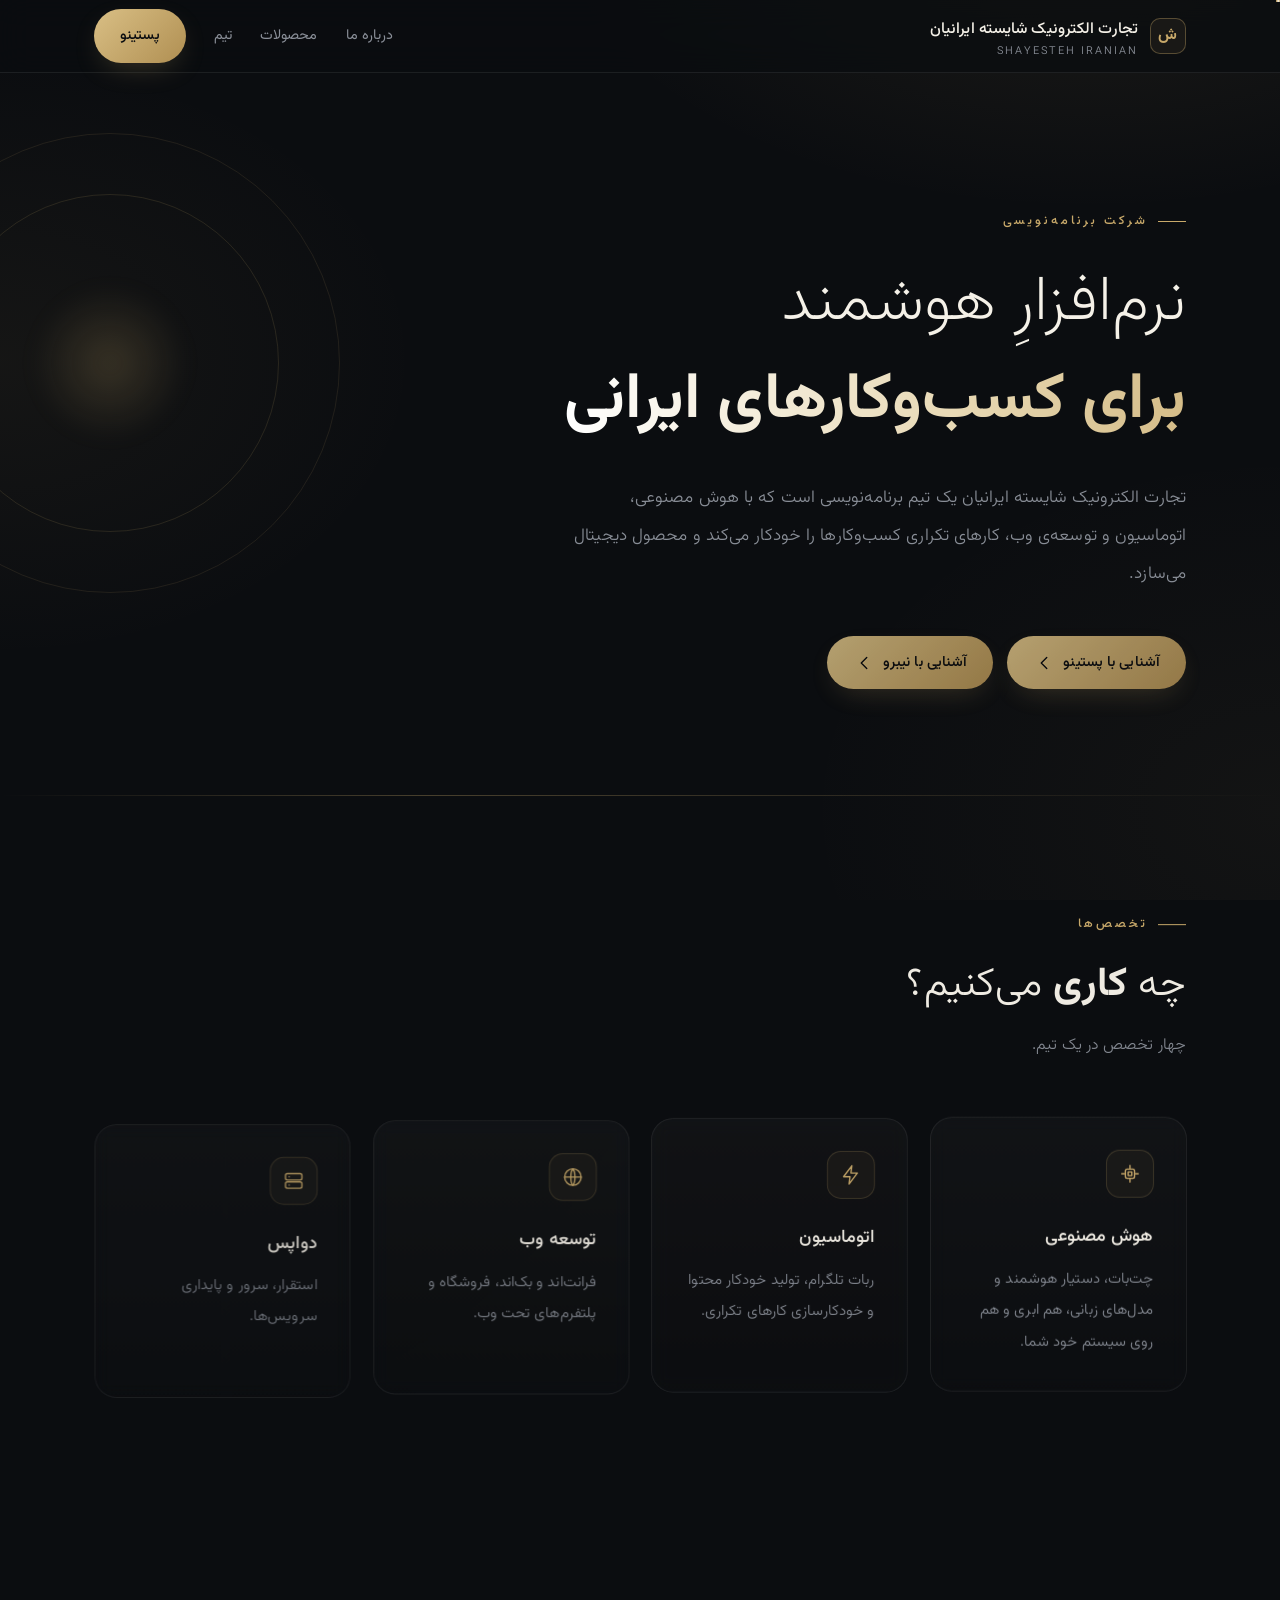
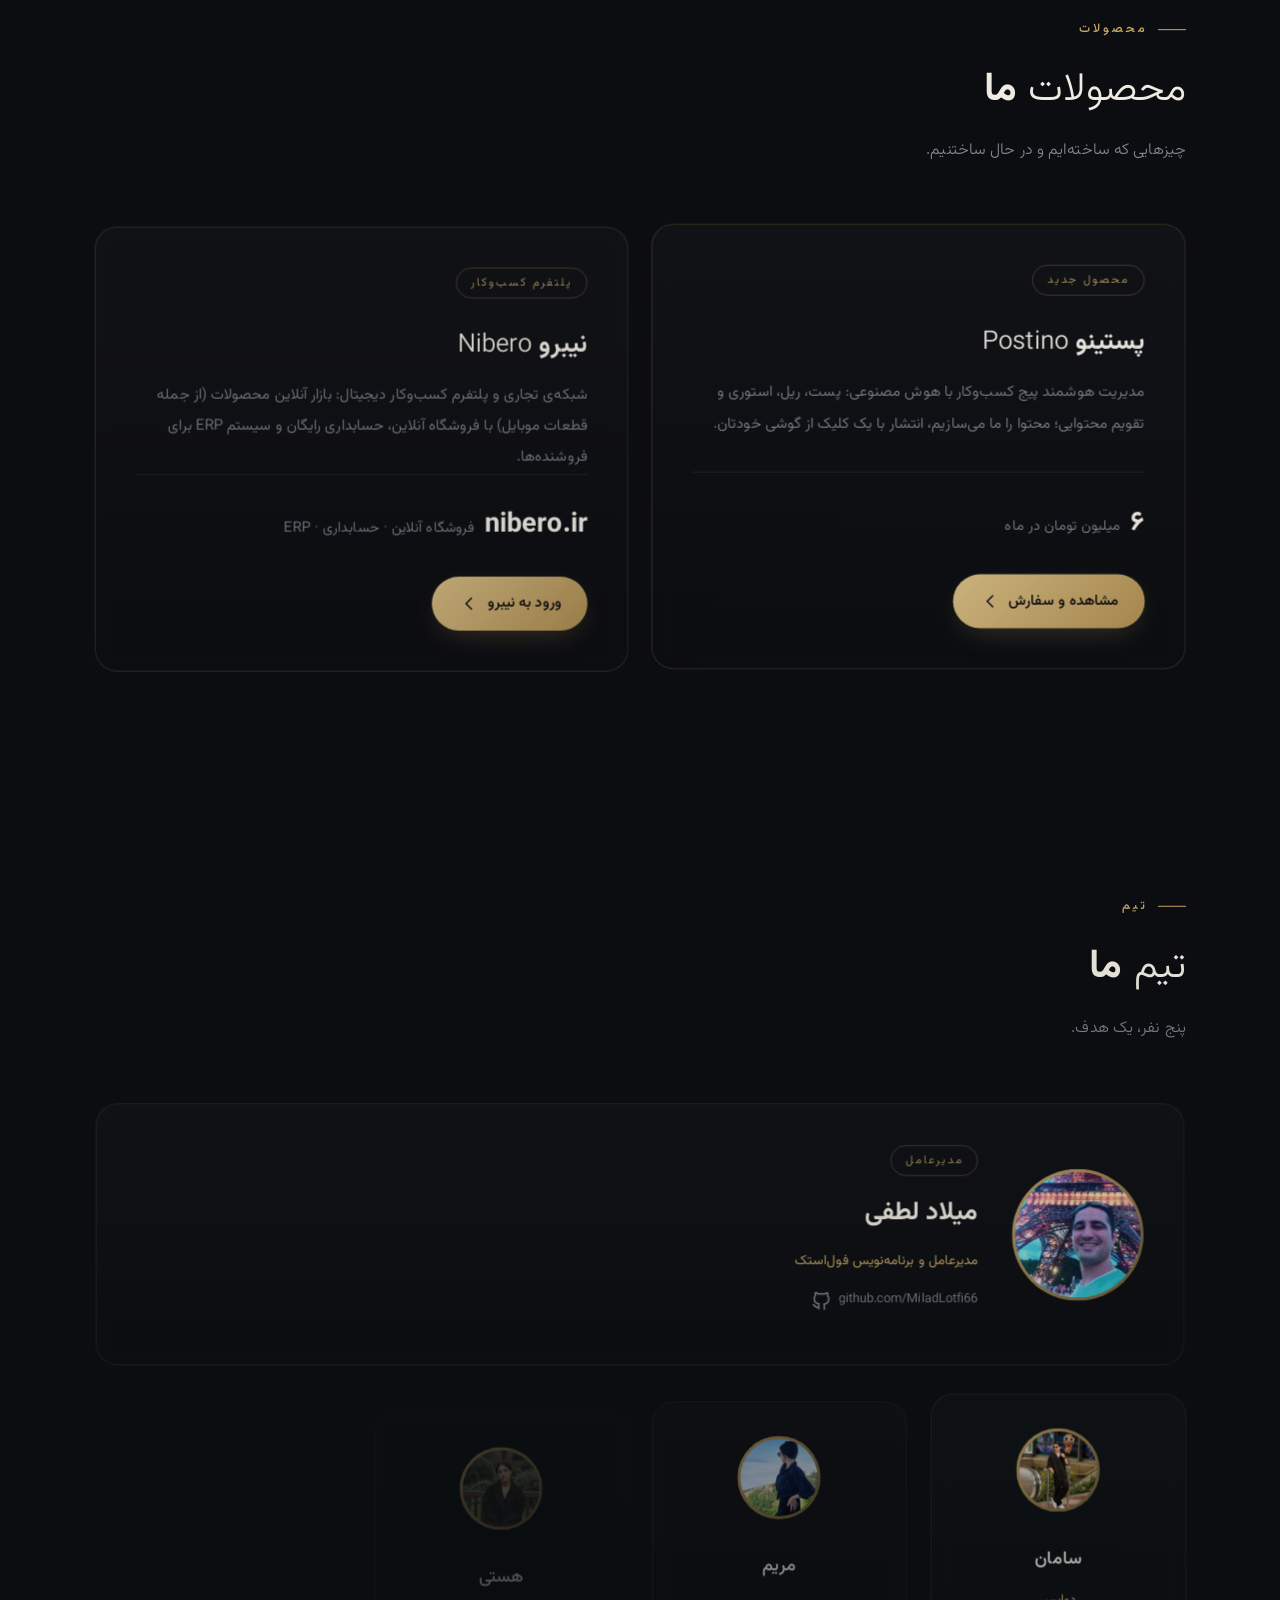
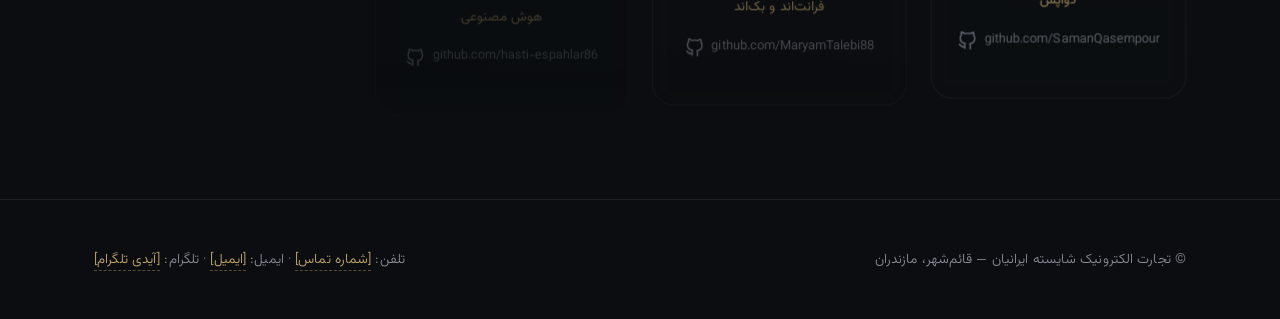
<file: index.html>
<!doctype html><html lang="fa" dir="rtl"><head><meta charset="utf-8"><meta name="viewport" content="width=device-width,initial-scale=1"><meta name="theme-color" content="#0E0B1F"><link rel="preload" href="/fonts/Vazirmatn-Light.ttf" as="font" crossorigin><link rel="stylesheet" href="/style.css"><title>تجارت الکترونیک شایسته ایرانیان | هوش مصنوعی، اتوماسیون و توسعه وب</title><meta name="description" content="شرکت برنامه‌نویسی تجارت الکترونیک شایسته ایرانیان؛ تیم هوش مصنوعی، اتوماسیون، توسعه وب و دواپس. سازنده‌ی پستینو و نیبرو."><meta property="og:title" content="تجارت الکترونیک شایسته ایرانیان | هوش مصنوعی، اتوماسیون و توسعه وب"><meta property="og:description" content="شرکت برنامه‌نویسی تجارت الکترونیک شایسته ایرانیان؛ تیم هوش مصنوعی، اتوماسیون، توسعه وب و دواپس. سازنده‌ی پستینو و نیبرو."><meta property="og:locale" content="fa_IR"><meta property="og:type" content="website"></head><body><header><div class="w"><a class="logo" href="/"><span class="mark">ش</span><span>تجارت الکترونیک شایسته ایرانیان<small>SHAYESTEH IRANIAN</small></span></a><nav><a href="/#about">درباره ما</a><a href="/#products">محصولات</a><a href="/#team">تیم</a><a class="btn" href="/postino/">پستینو</a></nav></div></header><div class="hero"><div class="orb"></div><div class="w rv"><span class="eyebrow">شرکت برنامه‌نویسی</span><h1>نرم‌افزارِ هوشمند<br><b>برای کسب‌وکارهای ایرانی</b></h1>
<p class="lead">تجارت الکترونیک شایسته ایرانیان یک تیم برنامه‌نویسی است که با هوش مصنوعی، اتوماسیون و توسعه‌ی وب، کارهای تکراری کسب‌وکارها را خودکار می‌کند و محصول دیجیتال می‌سازد.</p>
<div class="cta"><a class="btn" href="/postino/">آشنایی با پستینو <svg class="i" viewBox="0 0 24 24"><path d="M15 6l-6 6 6 6"/></svg></a><a class="btn" href="https://www.nibero.ir" target="_blank" rel="noopener">آشنایی با نیبرو <svg class="i" viewBox="0 0 24 24"><path d="M15 6l-6 6 6 6"/></svg></a></div></div></div>
<section id="about"><div class="w"><div class="head rv"><span class="eyebrow">تخصص‌ها</span><h2>چه <b>کاری</b> می‌کنیم؟</h2><p class="sub">چهار تخصص در یک تیم.</p></div><div class="g">
<div class="card rv"><div class="ic"><svg class="i" viewBox="0 0 24 24"><path d="M12 3v3M12 18v3M3 12h3M18 12h3"/><rect x="7" y="7" width="10" height="10" rx="2"/><path d="M10 10h4v4h-4z"/></svg></div><h3>هوش مصنوعی</h3><p>چت‌بات، دستیار هوشمند و مدل‌های زبانی، هم ابری و هم روی سیستم خود شما.</p></div>
<div class="card rv"><div class="ic"><svg class="i" viewBox="0 0 24 24"><path d="M13 2 4 14h7l-1 8 9-12h-7z"/></svg></div><h3>اتوماسیون</h3><p>ربات تلگرام، تولید خودکار محتوا و خودکارسازی کارهای تکراری.</p></div>
<div class="card rv"><div class="ic"><svg class="i" viewBox="0 0 24 24"><circle cx="12" cy="12" r="9"/><path d="M3 12h18M12 3c3 3 3 15 0 18M12 3c-3 3-3 15 0 18"/></svg></div><h3>توسعه وب</h3><p>فرانت‌اند و بک‌اند، فروشگاه و پلتفرم‌های تحت وب.</p></div>
<div class="card rv"><div class="ic"><svg class="i" viewBox="0 0 24 24"><rect x="3" y="4" width="18" height="7" rx="2"/><rect x="3" y="13" width="18" height="7" rx="2"/><path d="M7 7.5h.01M7 16.5h.01"/></svg></div><h3>دواپس</h3><p>استقرار، سرور و پایداری سرویس‌ها.</p></div></div></div></section>
<section id="products"><div class="w"><div class="head rv"><span class="eyebrow">محصولات</span><h2>محصولات <b>ما</b></h2><p class="sub">چیزهایی که ساخته‌ایم و در حال ساختنیم.</p></div><div class="g prods">
<div class="card feat rv"><span class="badge">محصول جدید</span><h3><b>پستینو</b> Postino</h3><p>مدیریت هوشمند پیج کسب‌وکار با هوش مصنوعی: پست، ریل، استوری و تقویم محتوایی؛ محتوا را ما می‌سازیم، انتشار با یک کلیک از گوشی خودتان.</p><div class="pr"><strong>۶</strong> میلیون تومان در ماه</div><a class="btn" href="/postino/">مشاهده و سفارش <svg class="i" viewBox="0 0 24 24"><path d="M15 6l-6 6 6 6"/></svg></a></div>
<div class="card feat rv"><span class="badge">پلتفرم کسب‌وکار</span><h3><b>نیبرو</b> Nibero</h3><p>شبکه‌ی تجاری و پلتفرم کسب‌وکار دیجیتال: بازار آنلاین محصولات (از جمله قطعات موبایل) با فروشگاه آنلاین، حسابداری رایگان و سیستم ERP برای فروشنده‌ها.</p><div class="pr"><strong>nibero.ir</strong> فروشگاه آنلاین · حسابداری · ERP</div><a class="btn" href="https://www.nibero.ir" target="_blank" rel="noopener">ورود به نیبرو <svg class="i" viewBox="0 0 24 24"><path d="M15 6l-6 6 6 6"/></svg></a></div>
</div></div></section>
<section id="team"><div class="w"><div class="head rv"><span class="eyebrow">تیم</span><h2>تیم <b>ما</b></h2><p class="sub">پنج نفر، یک هدف.</p></div>
<div class="card lead-m rv"><img src="/img/team/MiladLotfi66.png" alt="میلاد لطفی"><div><span class="badge" style="margin-bottom:12px;display:inline-block">مدیرعامل</span><h3><b>میلاد لطفی</b></h3><div class="role">مدیرعامل و برنامه‌نویس فول‌استک</div><a class="gh" href="https://github.com/MiladLotfi66" target="_blank" rel="noopener"><svg class="i" viewBox="0 0 24 24"><path d="M9 19c-4 1.5-4-2-6-2.5m12 5v-3.5c0-1 .1-1.4-.5-2 2.8-.3 5.5-1.4 5.5-6a4.6 4.6 0 0 0-1.3-3.2 4.2 4.2 0 0 0-.1-3.2s-1.1-.3-3.5 1.3a12 12 0 0 0-6.2 0C6.5 2.8 5.4 3.1 5.4 3.1a4.2 4.2 0 0 0-.1 3.2A4.6 4.6 0 0 0 4 9.5c0 4.6 2.7 5.7 5.5 6-.6.6-.6 1.2-.5 2V21"/></svg>github.com/MiladLotfi66</a></div></div>
<div class="g team"><div class="card mem rv"><img src="/img/team/SamanQasempour.png" alt="سامان"><h3>سامان</h3><div class="role">دواپس</div><a class="gh" href="https://github.com/SamanQasempour" target="_blank" rel="noopener"><svg class="i" viewBox="0 0 24 24"><path d="M9 19c-4 1.5-4-2-6-2.5m12 5v-3.5c0-1 .1-1.4-.5-2 2.8-.3 5.5-1.4 5.5-6a4.6 4.6 0 0 0-1.3-3.2 4.2 4.2 0 0 0-.1-3.2s-1.1-.3-3.5 1.3a12 12 0 0 0-6.2 0C6.5 2.8 5.4 3.1 5.4 3.1a4.2 4.2 0 0 0-.1 3.2A4.6 4.6 0 0 0 4 9.5c0 4.6 2.7 5.7 5.5 6-.6.6-.6 1.2-.5 2V21"/></svg>github.com/SamanQasempour</a></div><div class="card mem rv"><img src="/img/team/MaryamTalebi88.png" alt="مریم"><h3>مریم</h3><div class="role">فرانت‌اند و بک‌اند</div><a class="gh" href="https://github.com/MaryamTalebi88" target="_blank" rel="noopener"><svg class="i" viewBox="0 0 24 24"><path d="M9 19c-4 1.5-4-2-6-2.5m12 5v-3.5c0-1 .1-1.4-.5-2 2.8-.3 5.5-1.4 5.5-6a4.6 4.6 0 0 0-1.3-3.2 4.2 4.2 0 0 0-.1-3.2s-1.1-.3-3.5 1.3a12 12 0 0 0-6.2 0C6.5 2.8 5.4 3.1 5.4 3.1a4.2 4.2 0 0 0-.1 3.2A4.6 4.6 0 0 0 4 9.5c0 4.6 2.7 5.7 5.5 6-.6.6-.6 1.2-.5 2V21"/></svg>github.com/MaryamTalebi88</a></div><div class="card mem rv"><img src="/img/team/hasti-espahlar86.png" alt="هستی"><h3>هستی</h3><div class="role">هوش مصنوعی</div><a class="gh" href="https://github.com/hasti-espahlar86" target="_blank" rel="noopener"><svg class="i" viewBox="0 0 24 24"><path d="M9 19c-4 1.5-4-2-6-2.5m12 5v-3.5c0-1 .1-1.4-.5-2 2.8-.3 5.5-1.4 5.5-6a4.6 4.6 0 0 0-1.3-3.2 4.2 4.2 0 0 0-.1-3.2s-1.1-.3-3.5 1.3a12 12 0 0 0-6.2 0C6.5 2.8 5.4 3.1 5.4 3.1a4.2 4.2 0 0 0-.1 3.2A4.6 4.6 0 0 0 4 9.5c0 4.6 2.7 5.7 5.5 6-.6.6-.6 1.2-.5 2V21"/></svg>github.com/hasti-espahlar86</a></div><div class="card mem rv"><img src="/img/team/yasinfallahati.png" alt="یاسین"><h3>یاسین</h3><div class="role">اتوماسیون</div><a class="gh" href="https://github.com/yasinfallahati" target="_blank" rel="noopener"><svg class="i" viewBox="0 0 24 24"><path d="M9 19c-4 1.5-4-2-6-2.5m12 5v-3.5c0-1 .1-1.4-.5-2 2.8-.3 5.5-1.4 5.5-6a4.6 4.6 0 0 0-1.3-3.2 4.2 4.2 0 0 0-.1-3.2s-1.1-.3-3.5 1.3a12 12 0 0 0-6.2 0C6.5 2.8 5.4 3.1 5.4 3.1a4.2 4.2 0 0 0-.1 3.2A4.6 4.6 0 0 0 4 9.5c0 4.6 2.7 5.7 5.5 6-.6.6-.6 1.2-.5 2V21"/></svg>github.com/yasinfallahati</a></div></div></div></section><footer><div class="w"><span>© تجارت الکترونیک شایسته ایرانیان — قائم‌شهر، مازندران</span><span>تلفن: <span class="ph">[شماره تماس]</span> · ایمیل: <span class="ph">[ایمیل]</span> · تلگرام: <span class="ph">[آیدی تلگرام]</span></span></div></footer><script src="/js/vendor/gsap.min.js"></script><script src="/js/vendor/ScrollTrigger.min.js"></script><script src="/js/home.js"></script><script>const o=new IntersectionObserver(e=>e.forEach(x=>{if(x.isIntersecting){x.target.classList.add("in");o.unobserve(x.target)}}),{threshold:.12});document.querySelectorAll(".rv").forEach((el,i)=>{el.style.transitionDelay=(i%4)*90+"ms";o.observe(el)})</script></body></html>
</file>
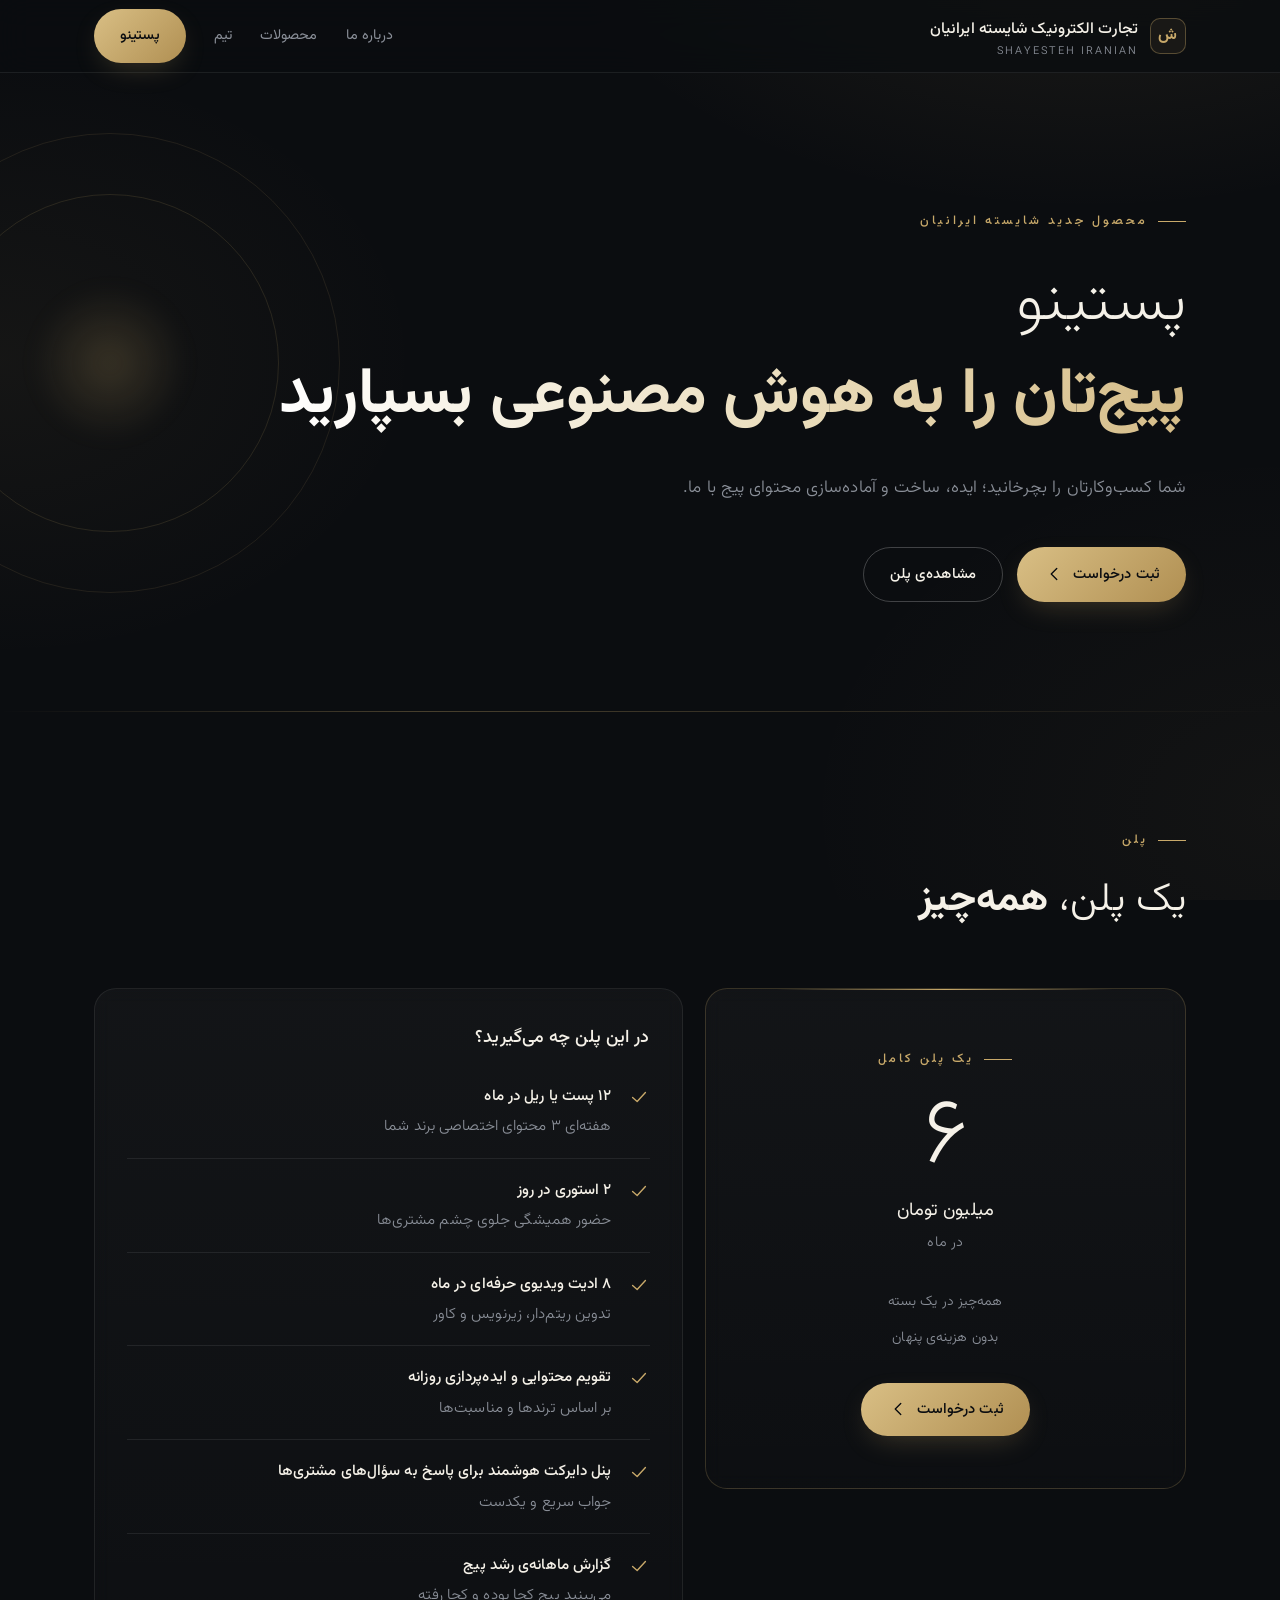
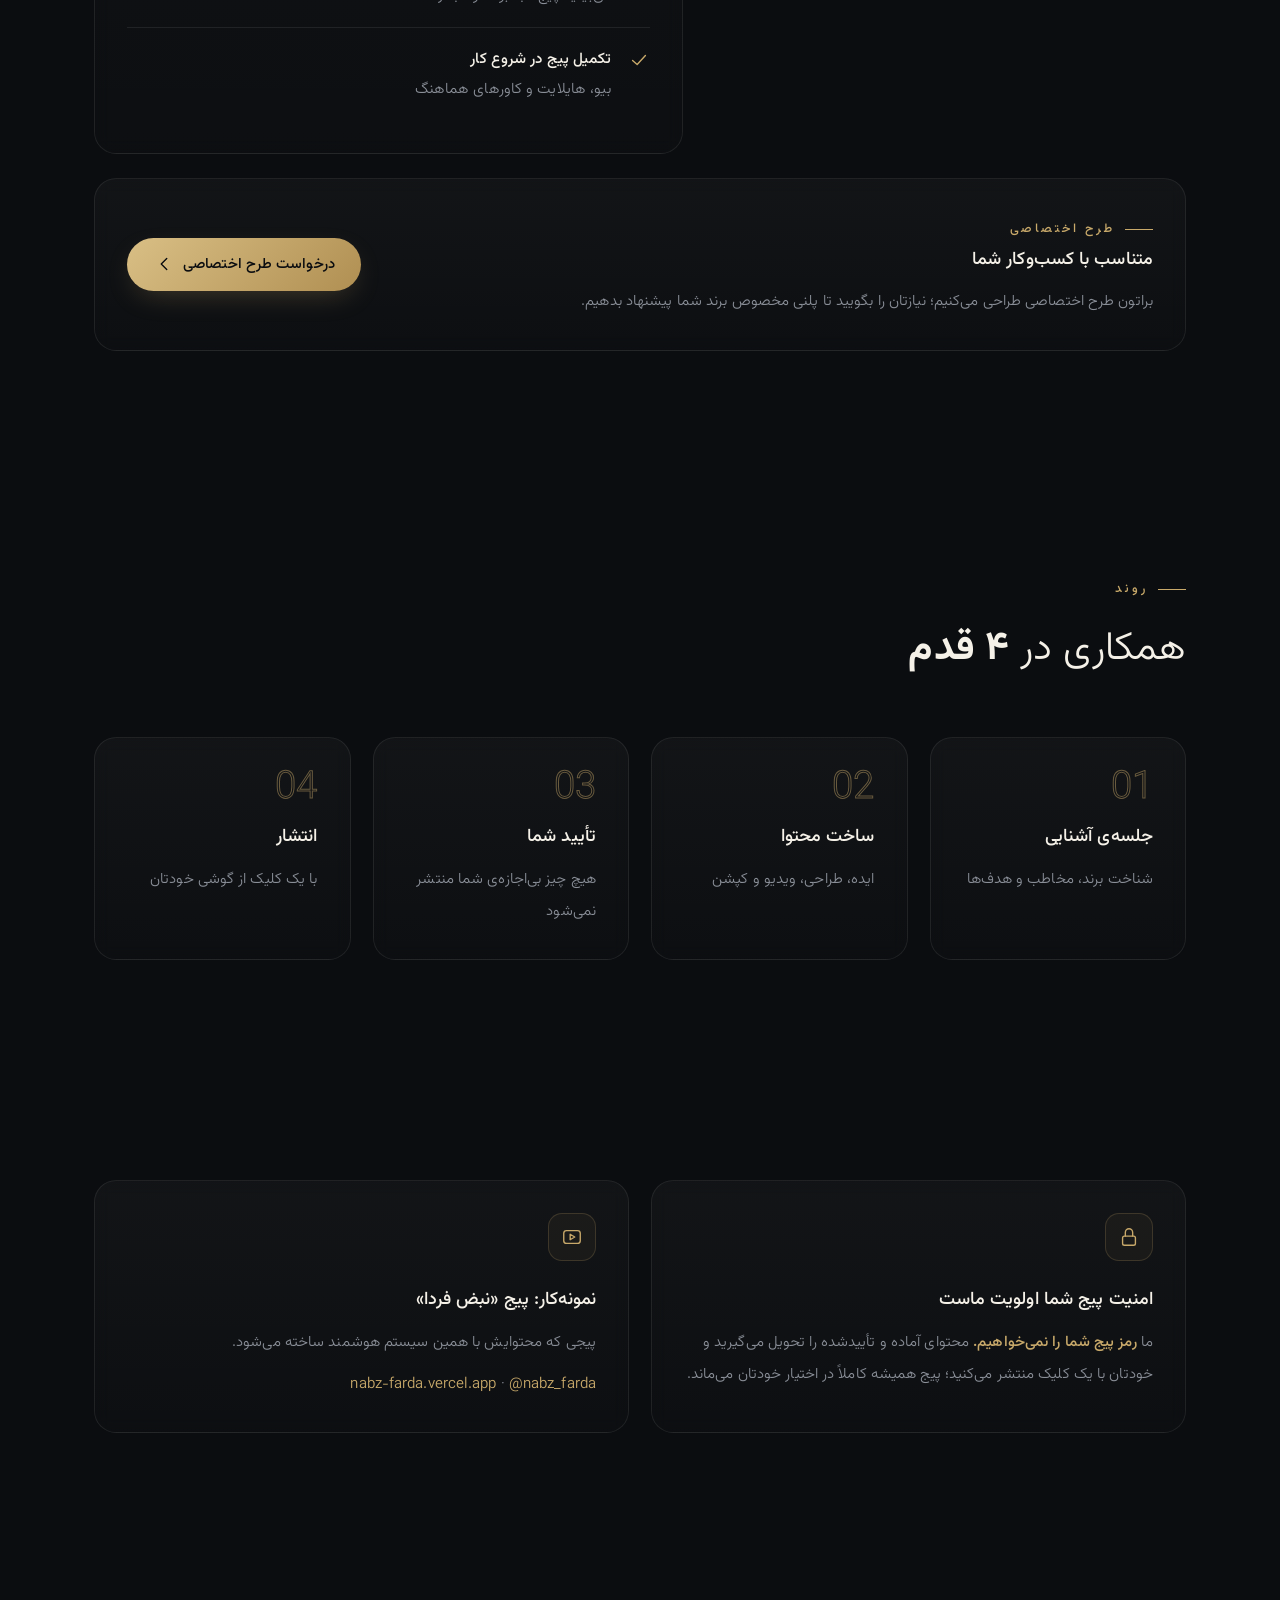
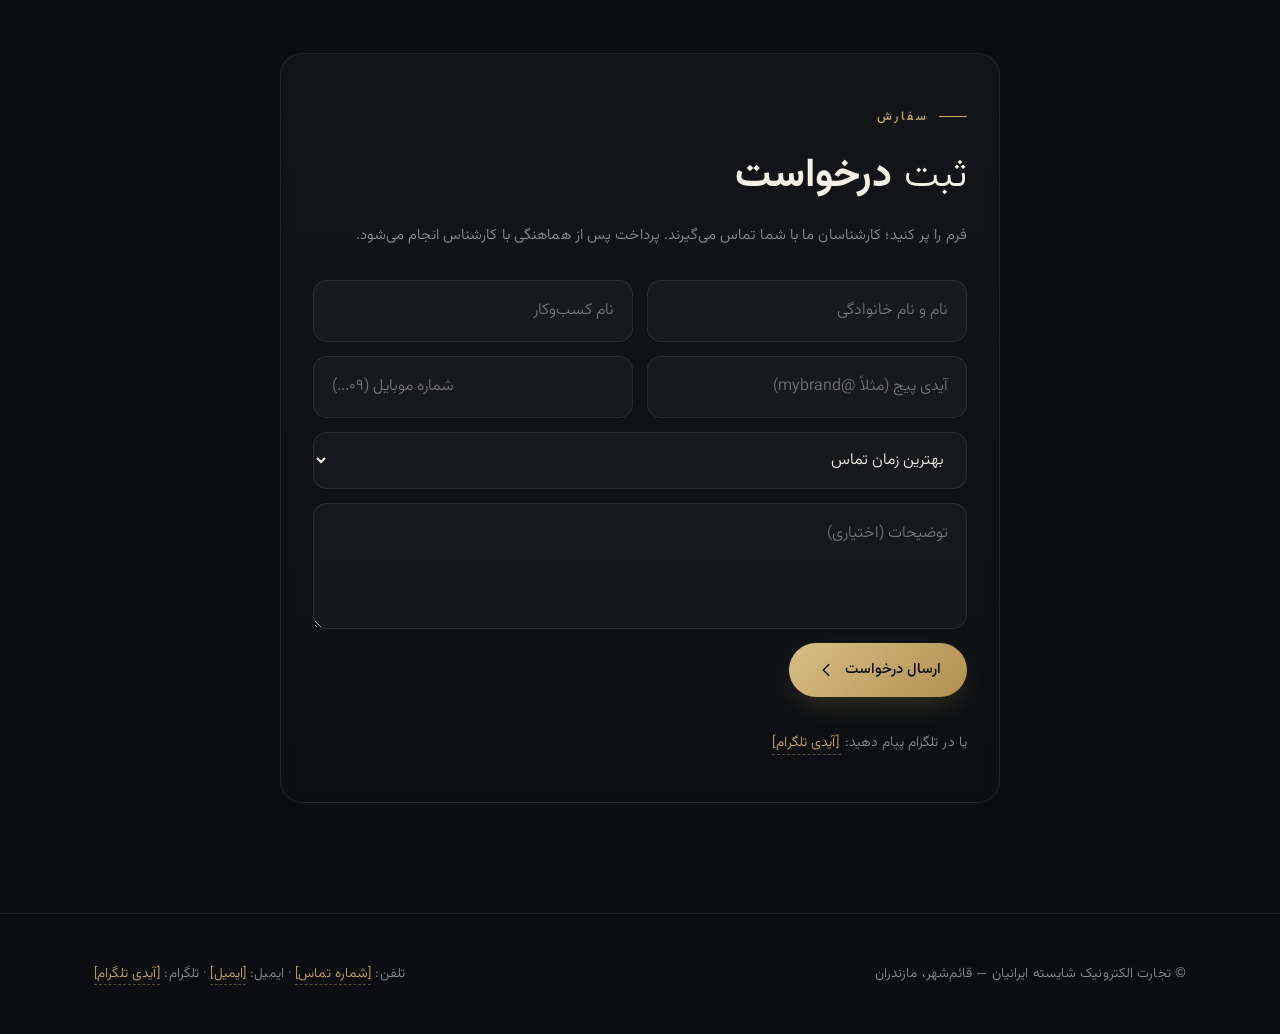
<file: postino/index.html>
<!doctype html><html lang="fa" dir="rtl"><head><meta charset="utf-8"><meta name="viewport" content="width=device-width,initial-scale=1"><meta name="theme-color" content="#0E0B1F"><link rel="preload" href="/fonts/Vazirmatn-Light.ttf" as="font" crossorigin><link rel="stylesheet" href="/style.css"><title>پستینو | مدیریت هوشمند پیج کسب‌وکار با هوش مصنوعی</title><meta name="description" content="پستینو: ۱۲ پست و ریل، ۲ استوری در روز، ۸ ادیت ویدیو و گزارش ماهانه؛ ماهی ۶ میلیون تومان. بدون نیاز به رمز پیج."><meta property="og:title" content="پستینو | مدیریت هوشمند پیج کسب‌وکار با هوش مصنوعی"><meta property="og:description" content="پستینو: ۱۲ پست و ریل، ۲ استوری در روز، ۸ ادیت ویدیو و گزارش ماهانه؛ ماهی ۶ میلیون تومان. بدون نیاز به رمز پیج."><meta property="og:locale" content="fa_IR"><meta property="og:type" content="website"></head><body><header><div class="w"><a class="logo" href="/"><span class="mark">ش</span><span>تجارت الکترونیک شایسته ایرانیان<small>SHAYESTEH IRANIAN</small></span></a><nav><a href="/#about">درباره ما</a><a href="/#products">محصولات</a><a href="/#team">تیم</a><a class="btn" href="/postino/">پستینو</a></nav></div></header><div class="hero"><div class="orb"></div><div class="w rv"><span class="eyebrow">محصول جدید شایسته ایرانیان</span><h1>پستینو<br><b>پیج‌تان را به هوش مصنوعی بسپارید</b></h1>
<p class="lead">شما کسب‌وکارتان را بچرخانید؛ ایده، ساخت و آماده‌سازی محتوای پیج با ما.</p><div class="cta"><a class="btn" href="#order">ثبت درخواست <svg class="i" viewBox="0 0 24 24"><path d="M15 6l-6 6 6 6"/></svg></a><a class="btn o" href="#plan">مشاهده‌ی پلن</a></div></div></div>
<section id="plan"><div class="w"><div class="head rv"><span class="eyebrow">پلن</span><h2>یک پلن، <b>همه‌چیز</b></h2></div><div class="two">
<div class="card price rv"><span class="eyebrow">یک پلن کامل</span><div class="num">۶</div><div class="u">میلیون تومان</div><div class="per">در ماه</div><ul><li>همه‌چیز در یک بسته</li><li>بدون هزینه‌ی پنهان</li></ul><a class="btn" href="#order">ثبت درخواست <svg class="i" viewBox="0 0 24 24"><path d="M15 6l-6 6 6 6"/></svg></a></div>
<div class="card rv"><h3>در این پلن چه می‌گیرید؟</h3><ul class="list"><li><svg class="i" viewBox="0 0 24 24"><path d="M5 12.5 10 17 19 7"/></svg><span><b>۱۲ پست یا ریل در ماه</b>هفته‌ای ۳ محتوای اختصاصی برند شما</span></li><li><svg class="i" viewBox="0 0 24 24"><path d="M5 12.5 10 17 19 7"/></svg><span><b>۲ استوری در روز</b>حضور همیشگی جلوی چشم مشتری‌ها</span></li><li><svg class="i" viewBox="0 0 24 24"><path d="M5 12.5 10 17 19 7"/></svg><span><b>۸ ادیت ویدیوی حرفه‌ای در ماه</b>تدوین ریتم‌دار، زیرنویس و کاور</span></li><li><svg class="i" viewBox="0 0 24 24"><path d="M5 12.5 10 17 19 7"/></svg><span><b>تقویم محتوایی و ایده‌پردازی روزانه</b>بر اساس ترندها و مناسبت‌ها</span></li><li><svg class="i" viewBox="0 0 24 24"><path d="M5 12.5 10 17 19 7"/></svg><span><b>پنل دایرکت هوشمند برای پاسخ به سؤال‌های مشتری‌ها</b>جواب سریع و یکدست</span></li><li><svg class="i" viewBox="0 0 24 24"><path d="M5 12.5 10 17 19 7"/></svg><span><b>گزارش ماهانه‌ی رشد پیج</b>می‌بینید پیج کجا بوده و کجا رفته</span></li><li><svg class="i" viewBox="0 0 24 24"><path d="M5 12.5 10 17 19 7"/></svg><span><b>تکمیل پیج در شروع کار</b>بیو، هایلایت و کاورهای هماهنگ</span></li></ul></div></div><div class="card rv" style="margin-top:24px;display:flex;flex-wrap:wrap;align-items:center;justify-content:space-between;gap:20px"><div><span class="eyebrow">طرح اختصاصی</span><h3>متناسب با کسب‌وکار شما</h3><p>براتون طرح اختصاصی طراحی می‌کنیم؛ نیازتان را بگویید تا پلنی مخصوص برند شما پیشنهاد بدهیم.</p></div><a class="btn" href="#order">درخواست طرح اختصاصی <svg class="i" viewBox="0 0 24 24"><path d="M15 6l-6 6 6 6"/></svg></a></div></div></section>
<section><div class="w"><div class="head rv"><span class="eyebrow">روند</span><h2>همکاری در <b>۴ قدم</b></h2></div><div class="g steps">
<div class="card rv"><h3>جلسه‌ی آشنایی</h3><p>شناخت برند، مخاطب و هدف‌ها</p></div><div class="card rv"><h3>ساخت محتوا</h3><p>ایده، طراحی، ویدیو و کپشن</p></div><div class="card rv"><h3>تأیید شما</h3><p>هیچ چیز بی‌اجازه‌ی شما منتشر نمی‌شود</p></div><div class="card rv"><h3>انتشار</h3><p>با یک کلیک از گوشی خودتان</p></div></div></div></section>
<section><div class="w g">
<div class="card rv"><div class="ic"><svg class="i" viewBox="0 0 24 24"><rect x="5" y="11" width="14" height="10" rx="2"/><path d="M8 11V7a4 4 0 0 1 8 0v4"/></svg></div><h3>امنیت پیج شما اولویت ماست</h3><p>ما <b style="color:var(--c);font-weight:500">رمز پیج شما را نمی‌خواهیم.</b> محتوای آماده و تأییدشده را تحویل می‌گیرید و خودتان با یک کلیک منتشر می‌کنید؛ پیج همیشه کاملاً در اختیار خودتان می‌ماند.</p></div>
<div class="card rv"><div class="ic"><svg class="i" viewBox="0 0 24 24"><rect x="3" y="5" width="18" height="14" rx="3"/><path d="m10 9 5 3-5 3z"/></svg></div><h3>نمونه‌کار: پیج «نبض فردا»</h3><p>پیجی که محتوایش با همین سیستم هوشمند ساخته می‌شود.</p><p style="margin-top:10px"><a href="https://www.instagram.com/nabz_farda/" dir="ltr">@nabz_farda</a> · <a href="https://nabz-farda.vercel.app">nabz-farda.vercel.app</a></p></div></div></section>
<section id="order"><div class="w"><div class="card rv" style="max-width:720px;margin:auto;padding:44px 32px"><span class="eyebrow">سفارش</span><h2>ثبت <b>درخواست</b></h2><p class="sub" style="margin-bottom:28px">فرم را پر کنید؛ کارشناسان ما با شما تماس می‌گیرند. پرداخت پس از هماهنگی با کارشناس انجام می‌شود.</p>
<form id="f"><div class="fr"><input name="name" placeholder="نام و نام خانوادگی" required><input name="biz" placeholder="نام کسب‌وکار" required></div><div class="fr"><input name="page" placeholder="آیدی پیج (مثلاً @mybrand)" required><input name="phone" type="tel" inputmode="tel" placeholder="شماره موبایل (۰۹...)" required></div><select name="time"><option value="">بهترین زمان تماس</option><option>صبح</option><option>ظهر</option><option>عصر</option></select><input name="website" tabindex="-1" autocomplete="off" style="display:none" aria-hidden="true"><textarea name="note" rows="3" placeholder="توضیحات (اختیاری)"></textarea><button class="btn" style="justify-self:start">ارسال درخواست <svg class="i" viewBox="0 0 24 24"><path d="M15 6l-6 6 6 6"/></svg></button><p id="msg" style="margin:0"></p></form>
<p class="sub" style="margin-top:18px;font-size:.88rem">یا در تلگرام پیام دهید: <span class="ph">[آیدی تلگرام]</span></p></div></div></section><footer><div class="w"><span>© تجارت الکترونیک شایسته ایرانیان — قائم‌شهر، مازندران</span><span>تلفن: <span class="ph">[شماره تماس]</span> · ایمیل: <span class="ph">[ایمیل]</span> · تلگرام: <span class="ph">[آیدی تلگرام]</span></span></div></footer><script>const o=new IntersectionObserver(e=>e.forEach(x=>{if(x.isIntersecting){x.target.classList.add("in");o.unobserve(x.target)}}),{threshold:.12});document.querySelectorAll(".rv").forEach((el,i)=>{el.style.transitionDelay=(i%4)*90+"ms";o.observe(el)})</script><script>const f=document.getElementById("f"),m=document.getElementById("msg");f.onsubmit=async e=>{e.preventDefault();const b=f.querySelector("button");b.disabled=true;m.textContent="در حال ارسال...";try{const r=await fetch("/api/postino-lead",{method:"POST",headers:{"Content-Type":"application/json"},body:JSON.stringify(Object.fromEntries(new FormData(f)))});const j=await r.json().catch(()=>({}));if(r.ok&&j.ok){f.reset();m.style.color="#D9B26F";m.textContent="درخواست شما ثبت شد. کارشناسان ما به‌زودی با شما تماس می‌گیرند."}else{m.style.color="#e88";m.textContent=j.error||"ارسال ناموفق بود؛ دوباره تلاش کنید."}}catch(_){m.style.color="#e88";m.textContent="خطا در اتصال؛ دوباره تلاش کنید."}b.disabled=false}</script></body></html>
</file>
<file: style.css>
@font-face{font-family:Vz;src:url(/fonts/Vazirmatn-ExtraLight.ttf);font-weight:200;font-display:swap}
@font-face{font-family:Vz;src:url(/fonts/Vazirmatn-Light.ttf);font-weight:300;font-display:swap}
@font-face{font-family:Vz;src:url(/fonts/Vazirmatn-Regular.ttf);font-weight:400;font-display:swap}
@font-face{font-family:Vz;src:url(/fonts/Vazirmatn-Medium.ttf);font-weight:500;font-display:swap}
@font-face{font-family:Vz;src:url(/fonts/Vazirmatn-Bold.ttf);font-weight:700;font-display:swap}
:root{--n:#0B0D10;--v:#C8A96A;--c:#C8A96A;--t:#F5F1E8;--m:#8A8F98;--line:rgba(255,255,255,.08)}
*{box-sizing:border-box;margin:0;padding:0}
html{scroll-behavior:smooth}
body{font-family:Vz,sans-serif;font-weight:300;background:var(--n);color:var(--t);line-height:2;letter-spacing:.1px;
background-image:radial-gradient(900px 500px at 85% -10%,rgba(200,169,106,0.099),transparent 60%),radial-gradient(700px 500px at 0% 40%,rgba(200,169,106,0.056),transparent 60%),radial-gradient(800px 600px at 100% 90%,rgba(200,169,106,0.045),transparent 60%);background-attachment:fixed}
a{color:var(--c);text-decoration:none;transition:.3s}
.w{max-width:1140px;margin:auto;padding:0 24px}
svg.i{width:22px;height:22px;stroke:currentColor;fill:none;stroke-width:1.5;stroke-linecap:round;stroke-linejoin:round}
header{position:sticky;top:0;z-index:9;background:rgba(11,13,16,.72);backdrop-filter:blur(16px);border-bottom:1px solid var(--line)}
header .w{display:flex;align-items:center;justify-content:space-between;height:72px}
.logo{display:flex;align-items:center;gap:12px;color:#F5F1E8;font-weight:500;font-size:.98rem}
.mark{width:36px;height:36px;border-radius:10px;border:1px solid rgba(200,169,106,0.360);display:grid;place-items:center;color:var(--c);font-weight:700;background:rgba(200,169,106,0.068)}
.logo small{display:block;font-size:.68rem;color:var(--m);font-weight:300;letter-spacing:2px;line-height:1.2}
nav{display:flex;align-items:center;gap:28px}nav a{color:var(--m);font-size:.9rem;font-weight:400}nav a:hover{color:#F5F1E8}
@media(max-width:760px){nav a:not(.btn){display:none}.logo small{display:none}}
.btn{display:inline-flex;align-items:center;gap:8px;background:linear-gradient(135deg,#D9BF85,#B08F52);color:#0B0D10;padding:12px 26px;border-radius:999px;font:inherit;font-weight:500;font-size:.92rem;border:0;cursor:pointer;box-shadow:0 10px 30px -10px rgba(200,169,106,0.315);transition:.35s}
.btn:hover{transform:translateY(-2px);box-shadow:0 16px 40px -14px rgba(200,169,106,.5);color:#0B0D10}
.btn.o{background:transparent;border:1px solid rgba(255,255,255,.22);box-shadow:none;color:#F5F1E8}.btn.o:hover{border-color:var(--c);color:var(--c)}
.eyebrow{display:inline-flex;align-items:center;gap:10px;color:var(--c);font-size:.78rem;font-weight:500;letter-spacing:3px}
.eyebrow:before{content:"";width:28px;height:1px;background:var(--c)}
.hero{padding:130px 0 110px;position:relative;overflow:hidden}
.hero:after{content:"";position:absolute;inset:auto 0 0;height:1px;background:linear-gradient(90deg,transparent,rgba(200,169,106,0.320),rgba(200,169,106,0.180),transparent)}
h1{font-size:clamp(2.1rem,5.6vw,4rem);font-weight:200;line-height:1.45;color:#F5F1E8;margin:22px 0 0}
h1 b{font-weight:700;background:linear-gradient(90deg,#fff,#E8D9B5 50%,var(--c));-webkit-background-clip:text;color:transparent}
.lead{color:var(--m);font-size:1.08rem;max-width:620px;margin:26px 0 40px;line-height:2.2}
.cta{display:flex;gap:14px;flex-wrap:wrap}
.orb{position:absolute;left:-120px;top:60px;width:460px;height:460px;border-radius:50%;border:1px solid rgba(200,169,106,0.113);pointer-events:none}
.orb:before{content:"";position:absolute;inset:60px;border-radius:50%;border:1px solid rgba(200,169,106,0.144)}
.orb:after{content:"";position:absolute;inset:150px;border-radius:50%;background:radial-gradient(circle,rgba(200,169,106,0.203),transparent 70%);filter:blur(10px);animation:p 6s ease-in-out infinite}
@keyframes p{50%{transform:scale(1.15);opacity:.7}}
@media(max-width:760px){.orb{left:-260px;top:-80px;opacity:.6}.hero{padding:90px 0 80px}}
section{padding:110px 0}@media(max-width:760px){section{padding:76px 0}}
.head{max-width:640px;margin-bottom:56px}
h2{font-size:clamp(1.6rem,3.6vw,2.5rem);font-weight:300;color:#F5F1E8;line-height:1.6;margin-top:14px}h2 b{font-weight:700}
.sub{color:var(--m);margin-top:12px}
.g{display:grid;gap:22px;grid-template-columns:repeat(auto-fit,minmax(250px,1fr))}
.card{position:relative;background:linear-gradient(180deg,rgba(255,255,255,.045),rgba(255,255,255,.015));border:1px solid var(--line);border-radius:22px;padding:32px;backdrop-filter:blur(8px);transition:.45s cubic-bezier(.2,.7,.2,1)}
.card:hover{transform:translateY(-4px);border-color:rgba(200,169,106,0.180);box-shadow:0 24px 60px -30px rgba(200,169,106,0.270)}
.card h3{color:#F5F1E8;font-size:1.12rem;font-weight:500;margin-bottom:8px}.card p{color:var(--m);font-size:.94rem;line-height:2.1}
.ic{width:48px;height:48px;border-radius:14px;display:grid;place-items:center;color:var(--c);border:1px solid rgba(200,169,106,0.200);background:rgba(200,169,106,0.048);margin-bottom:22px}
.prods{grid-template-columns:1fr}@media(min-width:900px){.prods{grid-template-columns:1fr 1fr}}
.prod{padding:0;overflow:hidden;display:flex;flex-direction:column}.prod .im{aspect-ratio:16/10;overflow:hidden;border-bottom:1px solid var(--line)}
.prod img{width:100%;height:100%;object-fit:cover;object-position:top;transition:1s}.prod:hover img{transform:scale(1.04)}
.prod .b{padding:30px;flex:1;display:flex;flex-direction:column}.prod .b p{flex:1}
.tags{display:flex;flex-wrap:wrap;gap:8px;margin:18px 0}.tags i{font-style:normal;font-size:.74rem;border:1px solid var(--line);color:var(--m);padding:3px 12px;border-radius:99px}
.more{display:inline-flex;align-items:center;gap:6px;font-size:.88rem;font-weight:500}
.feat{background:linear-gradient(160deg,rgba(200,169,106,0.158),rgba(200,169,106,0.036) 55%,rgba(200,169,106,0.064));border-color:rgba(200,169,106,0.203);padding:40px;display:flex;flex-direction:column}
.feat h3{font-size:1.6rem;font-weight:300}.feat h3 b{font-weight:700}.feat .pr{margin:auto 0 24px;padding-top:24px;border-top:1px solid var(--line);color:var(--m);font-size:.9rem}.feat .pr strong{color:#F5F1E8;font-size:1.7rem;font-weight:700;margin-left:6px}
.badge{align-self:flex-start;font-size:.72rem;letter-spacing:2px;color:var(--c);border:1px solid rgba(200,169,106,0.280);padding:3px 14px;border-radius:99px;margin-bottom:22px}
.team{grid-template-columns:repeat(auto-fit,minmax(200px,1fr))}
.mem{text-align:center;padding:34px 24px}.mem img{background:#111418;width:84px;height:84px;border-radius:50%;object-fit:cover;padding:3px;background:linear-gradient(135deg,#C8A96A,#6b5a37);margin-bottom:18px}
.role{color:var(--c);font-size:.85rem;font-weight:400}.gh{direction:ltr;display:inline-flex;gap:6px;align-items:center;font-size:.8rem;color:var(--m);margin-top:14px}.gh:hover{color:#F5F1E8}
.lead-m{display:grid;grid-template-columns:auto 1fr;gap:34px;align-items:center;padding:40px;margin-bottom:22px;background:linear-gradient(120deg,rgba(200,169,106,0.099),rgba(255,255,255,.02))}
.lead-m img{width:132px;height:132px;border-radius:50%;padding:3px;background:linear-gradient(135deg,#C8A96A,#6b5a37)}
.lead-m h3{font-size:1.6rem;font-weight:300}.lead-m h3 b{font-weight:700}
@media(max-width:640px){.lead-m{grid-template-columns:1fr;text-align:center;justify-items:center;padding:34px 24px}}
footer{border-top:1px solid var(--line);padding:46px 0;color:var(--m);font-size:.86rem}footer .w{display:flex;flex-wrap:wrap;gap:14px 30px;justify-content:space-between}
.ph{color:var(--c);border-bottom:1px dashed rgba(200,169,106,0.400)}
.two{display:grid;gap:22px}@media(min-width:900px){.two{grid-template-columns:.9fr 1.1fr}}
.price{text-align:center;padding:52px 36px;background:linear-gradient(165deg,rgba(200,169,106,0.189),rgba(11,13,16,.4) 70%);border-color:rgba(200,169,106,0.225);overflow:hidden}
.price:before{content:"";position:absolute;top:0;left:15%;right:15%;height:1px;background:linear-gradient(90deg,transparent,var(--c),transparent)}
.price .num{font-size:6rem;font-weight:200;color:#F5F1E8;line-height:1.1;margin:14px 0 0}.price .u{font-size:1.15rem;color:#F5F1E8;font-weight:400}.price .per{color:var(--m);font-size:.9rem}
.price ul{list-style:none;margin:30px 0;display:grid;gap:8px;color:var(--m);font-size:.88rem}
.list{list-style:none}.list li{display:grid;grid-template-columns:28px 1fr;gap:10px;padding:16px 0;border-bottom:1px solid var(--line);font-size:.95rem;color:var(--m)}.list li:last-child{border:0}
.list li b{color:#F5F1E8;font-weight:500;display:block}.list svg{color:var(--c);margin-top:5px}
.steps{counter-reset:s}.steps .card:before{counter-increment:s;content:"0" counter(s);display:block;font-size:2.4rem;font-weight:200;color:transparent;-webkit-text-stroke:1px rgba(200,169,106,0.480);margin-bottom:12px;line-height:1}
form{display:grid;gap:14px}.fr{display:grid;gap:14px}@media(min-width:640px){.fr{grid-template-columns:1fr 1fr}}
input,textarea,select{font:inherit;font-weight:300;background:rgba(255,255,255,.03);color:#F5F1E8;border:1px solid var(--line);border-radius:14px;padding:14px 18px;transition:.3s}
input:focus,textarea:focus,select:focus{outline:0;border-color:var(--v);background:rgba(200,169,106,0.027)}
.rv{opacity:0;transform:translateY(26px);transition:opacity 1s,transform 1s cubic-bezier(.2,.7,.2,1)}.rv.in{opacity:1;transform:none}
@media(prefers-reduced-motion:reduce){.rv{opacity:1;transform:none}*{transition:none!important;animation:none!important}}
.two{align-items:start}.price{position:sticky;top:96px}@media(max-width:899px){.price{position:relative;top:0}}

body{background-color:#0B0D10}.card{background:linear-gradient(180deg,rgba(245,241,232,.035),rgba(245,241,232,.01))}.btn{color:#0B0D10!important}.btn.o{color:#F5F1E8!important}.btn:hover{color:#0B0D10}
.feat .pr strong{direction:ltr;display:inline-block}.feat .btn{align-self:flex-start}
@media(min-width:900px){.prods{grid-template-columns:1fr 1fr}}
select option{color:#111}
html,body{overflow-x:clip}

/* animation layer (js/home.js) */
.prog{position:fixed;top:0;left:0;right:0;height:2px;z-index:50;transform:scaleX(0);transform-origin:100% 50%;background:linear-gradient(90deg,#B08F52,#F5F1E8,#C8A96A);pointer-events:none}
.hero h1 .ln{display:block;overflow:hidden;padding-bottom:.08em}.hero h1 .ln>span{display:inline-block}
.card:after{content:"";position:absolute;inset:0;border-radius:inherit;pointer-events:none;opacity:0;transition:opacity .5s;background:radial-gradient(380px circle at var(--mx,50%) var(--my,0),rgba(200,169,106,.12),transparent 60%)}
.card:hover:after{opacity:1}
.btn{position:relative;overflow:hidden}
.btn:after{content:"";position:absolute;top:0;bottom:0;width:40%;left:-60%;background:linear-gradient(100deg,transparent,rgba(255,255,255,.45),transparent);transform:skewX(-20deg);transition:left .7s ease}
.btn:hover:after{left:120%}
.btn.o:after{background:linear-gradient(100deg,transparent,rgba(200,169,106,.25),transparent)}
.hero h1 b{background:linear-gradient(90deg,#fff,#E8D9B5 25%,var(--c) 50%,#E8D9B5 75%,#fff);background-size:250% 100%;-webkit-background-clip:text;background-clip:text;color:transparent;animation:shine 7s ease-in-out infinite}
@keyframes shine{0%,100%{background-position:0 0}50%{background-position:100% 0}}
@media(prefers-reduced-motion:reduce){.hero h1 b{animation:none}.btn:after{display:none}}
</file>
